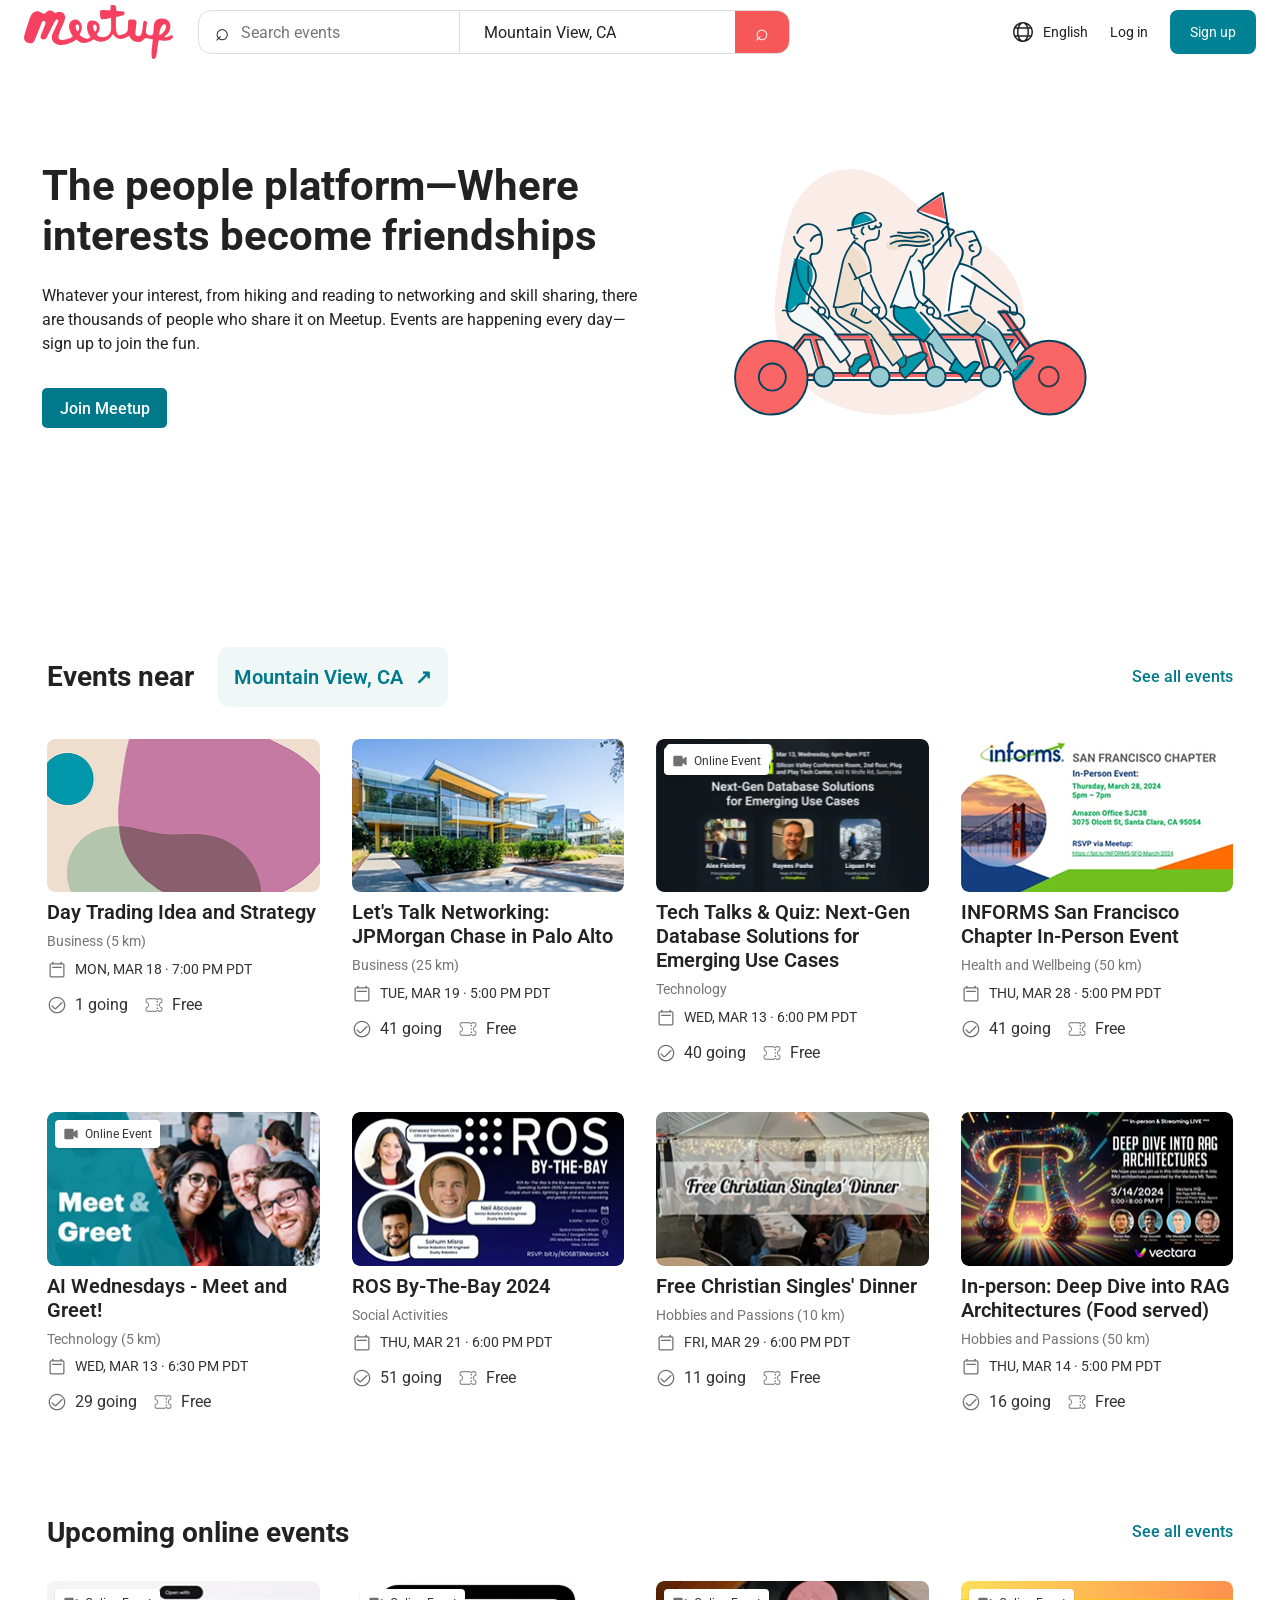
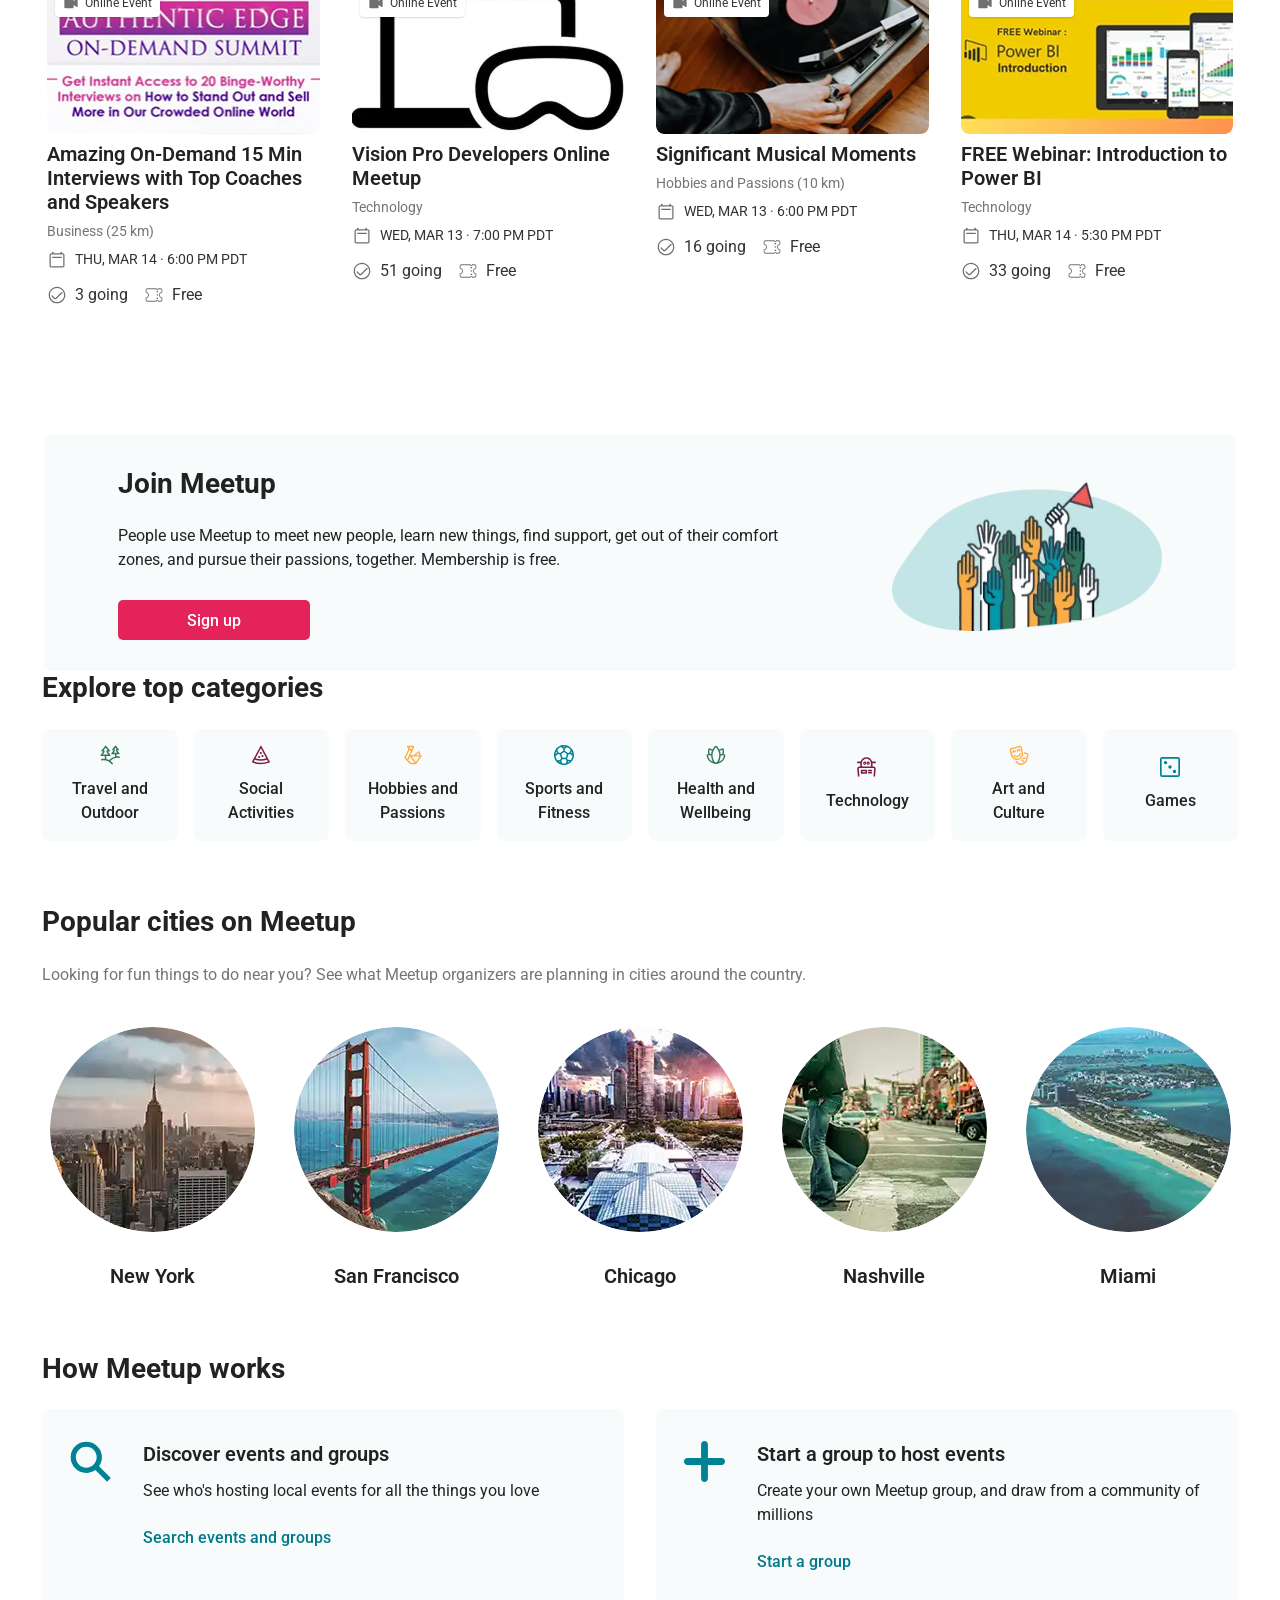
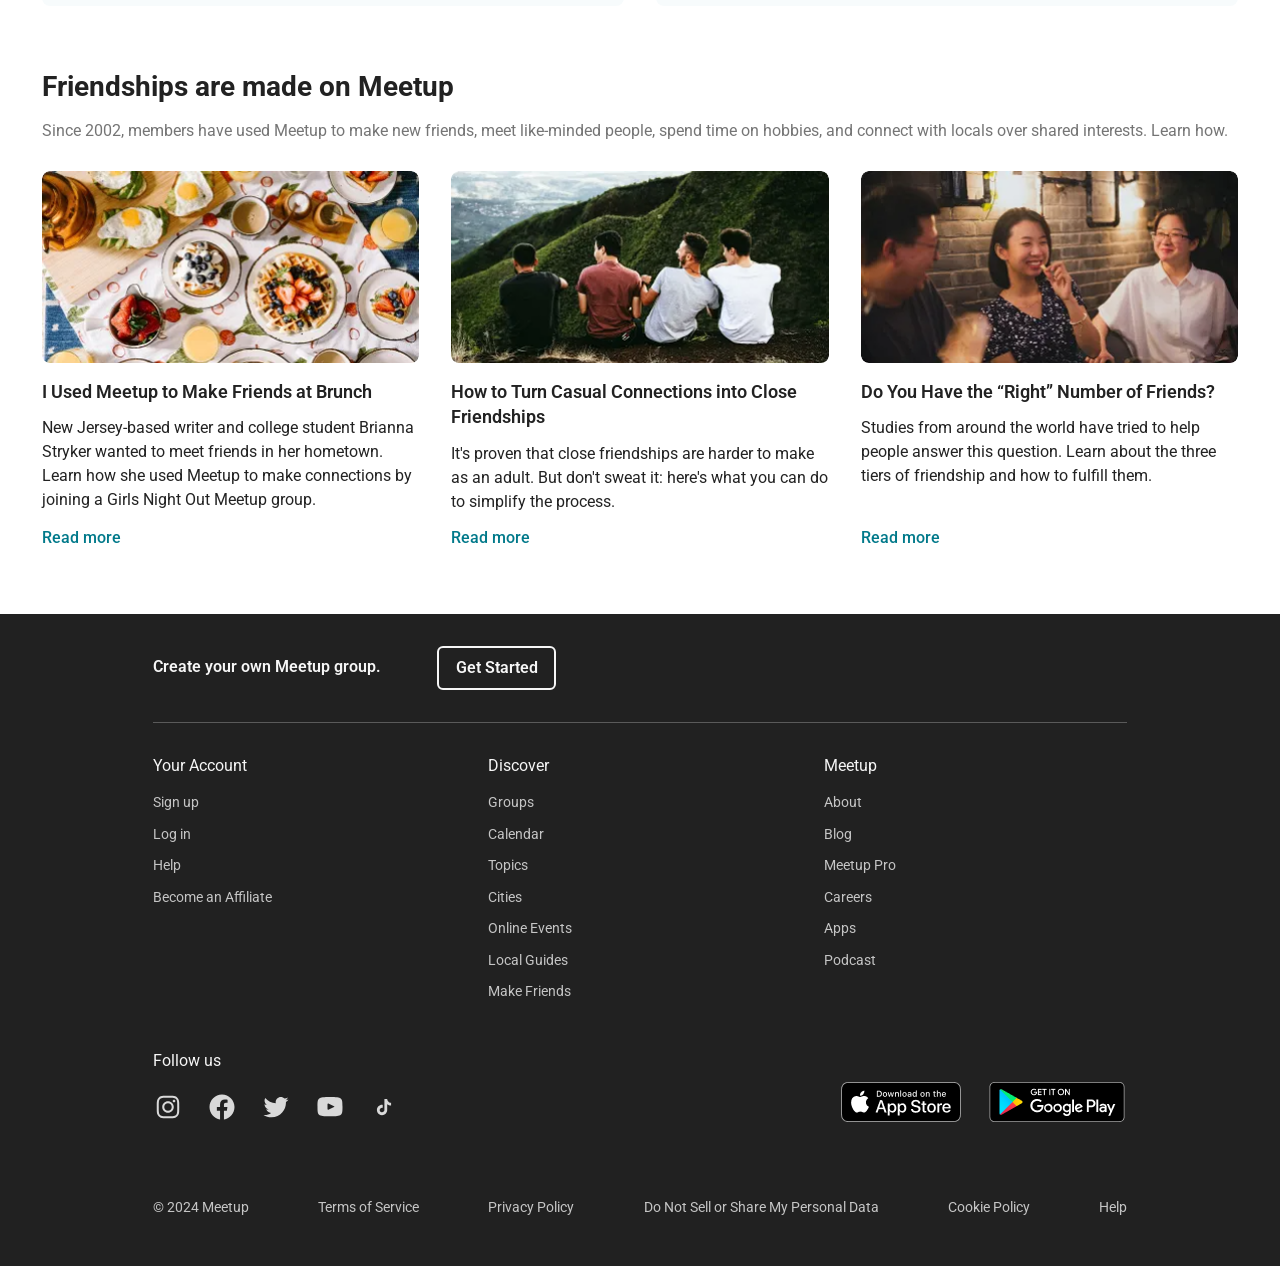
<file: index.html>
<!doctype html>
<html lang="en">
  <head>
    <meta charset="UTF-8" />
    <meta name="viewport" content="width=device-width, initial-scale=1.0" />

    <title>Meetup</title>

    <!-- Google Fonts -->
    <link rel="preconnect" href="https://fonts.googleapis.com" />
    <link rel="preconnect" href="https://fonts.gstatic.com" crossorigin />

    <link
      href="https://fonts.googleapis.com/css2?family=Roboto:wght@400;500;700&display=swap"
      rel="stylesheet"
    />

    <!-- CSS -->
    <link rel="stylesheet" href="./styles/style.css" />
  </head>

  <body>
    <!-- =====================================================
     HEADER
====================================================== -->

    <header class="header">
      <div class="container header__container">
        <!-- Logo -->
        <a href="./index.html" class="logo">
          <img src="./images/page1/Logo.svg" alt="Meetup" />
        </a>

        <!-- Search -->
        <div class="search">
          <div class="search__events">
            <span class="search__icon">⌕</span>
            <input type="text" placeholder="Search events" />
          </div>

          <div class="search__location">Mountain View, CA</div>

          <button class="search__button" type="button" aria-label="Search">
            ⌕
          </button>
        </div>

        <!-- Header actions -->
        <div class="header__actions">
          <button class="header__language" type="button">
            <img src="./images/icons/World.svg" alt="" class="header__globe" />
            <span>English</span>
          </button>

          <button class="login" type="button">Log in</button>

          <a href="./events.html" class="signup">Sign up</a>
        </div>
      </div>
    </header>
    <!-- =====================================================
         MAIN
    ====================================================== -->

    <main>
      <!-- =================================================
             HERO
        ================================================== -->

      <section class="hero">
        <div class="container hero__container">
          <div class="hero__content">
            <h1>The people platform—Where interests become friendships</h1>

            <p>
              Whatever your interest, from hiking and reading to networking and
              skill sharing, there are thousands of people who share it on
              Meetup. Events are happening every day—sign up to join the fun.
            </p>

            <a href="./events.html" class="hero__button"> Join Meetup </a>
          </div>

          <div class="hero__image">
            <img
              src="./images/page1/irl_event.svg.svg"
              alt="People riding together"
            />
          </div>
        </div>
      </section>

      <!-- =================================================
     EVENTS NEAR
================================================== -->

      <section class="events-section">
        <div class="section-header">
          <div class="section-header__left">
            <h2>Events near</h2>

            <button class="location-button" type="button">
              Mountain View, CA
              <span>↗</span>
            </button>
          </div>

          <a href="./events.html" class="see-all">See all events</a>
        </div>

        <div class="events-grid">
          
          <!-- EVENT 1 -->
          <article class="event-card">
            <div class="event-card__image-wrapper">
              <img
                src="./images/page1/Link (1).png"
                alt="Day Trading Idea and Strategy"
                class="event-card__image"
              />
            </div>

            <h3>Day Trading Idea and Strategy</h3>
            <p class="event-card__category">Business (5 km)</p>

            <p class="event-card__date">
              <img
                src="./images/icons/Kalender.svg"
                alt=""
                class="event-icon"
              />
              MON, MAR 18 · 7:00 PM PDT
            </p>

            <div class="event-card__info">
              <span
                ><img
                  src="./images/icons/Done.svg"
                  alt=""
                  class="event-icon"
                />1 going</span
              >
              <span
                ><img
                  src="./images/icons/Ticket.svg"
                  alt=""
                  class="event-icon"
                />Free</span
              >
            </div>
          </article>

          <!-- EVENT 2 -->
          <article class="event-card">
            <div class="event-card__image-wrapper">
              <img
                src="./images/page1/Link (2).png"
                alt="Let's Talk Networking"
                class="event-card__image"
              />
            </div>

            <h3>Let's Talk Networking: JPMorgan Chase in Palo Alto</h3>
            <p class="event-card__category">Business (25 km)</p>

            <p class="event-card__date">
              <img
                src="./images/icons/Kalender.svg"
                alt=""
                class="event-icon"
              />
              TUE, MAR 19 · 5:00 PM PDT
            </p>

            <div class="event-card__info">
              <span
                ><img
                  src="./images/icons/Done.svg"
                  alt=""
                  class="event-icon"
                />41 going</span
              >
              <span
                ><img
                  src="./images/icons/Ticket.svg"
                  alt=""
                  class="event-icon"
                />Free</span
              >
            </div>
          </article>

          <!-- EVENT 3 — ONLINE -->
          <article class="event-card">
            <div class="event-card__image-wrapper">
              <img
                src="./images/page1/Link (3).png"
                alt="Tech Talks and Quiz"
                class="event-card__image"
              />

              <span class="online-badge">
                <img src="./images/icons/Kamera.svg" alt="" />
                Online Event
              </span>
            </div>

            <h3>
              Tech Talks &amp; Quiz: Next-Gen Database Solutions for Emerging
              Use Cases
            </h3>
            <p class="event-card__category">Technology</p>

            <p class="event-card__date">
              <img
                src="./images/icons/Kalender.svg"
                alt=""
                class="event-icon"
              />
              WED, MAR 13 · 6:00 PM PDT
            </p>

            <div class="event-card__info">
              <span
                ><img
                  src="./images/icons/Done.svg"
                  alt=""
                  class="event-icon"
                />40 going</span
              >
              <span
                ><img
                  src="./images/icons/Ticket.svg"
                  alt=""
                  class="event-icon"
                />Free</span
              >
            </div>
          </article>

          <!-- EVENT 4 -->
          <article class="event-card">
            <div class="event-card__image-wrapper">
              <img
                src="./images/page1/Link (4).png"
                alt="INFORMS San Francisco Chapter"
                class="event-card__image"
              />
            </div>

            <h3>INFORMS San Francisco Chapter In-Person Event</h3>
            <p class="event-card__category">Health and Wellbeing (50 km)</p>

            <p class="event-card__date">
              <img
                src="./images/icons/Kalender.svg"
                alt=""
                class="event-icon"
              />
              THU, MAR 28 · 5:00 PM PDT
            </p>

            <div class="event-card__info">
              <span
                ><img
                  src="./images/icons/Done.svg"
                  alt=""
                  class="event-icon"
                />41 going</span
              >
              <span
                ><img
                  src="./images/icons/Ticket.svg"
                  alt=""
                  class="event-icon"
                />Free</span
              >
            </div>
          </article>

          <!-- EVENT 5 — ONLINE -->
          <article class="event-card">
            <div class="event-card__image-wrapper">
              <img
                src="./images/page1/Link (5).png"
                alt="AI Wednesdays - Meet and Greet"
                class="event-card__image"
              />

              <span class="online-badge">
                <img src="./images/icons/Kamera.svg" alt="" />
                Online Event
              </span>
            </div>

            <h3>AI Wednesdays - Meet and Greet!</h3>
            <p class="event-card__category">Technology (5 km)</p>

            <p class="event-card__date">
              <img
                src="./images/icons/Kalender.svg"
                alt=""
                class="event-icon"
              />
              WED, MAR 13 · 6:30 PM PDT
            </p>

            <div class="event-card__info">
              <span
                ><img
                  src="./images/icons/Done.svg"
                  alt=""
                  class="event-icon"
                />29 going</span
              >
              <span
                ><img
                  src="./images/icons/Ticket.svg"
                  alt=""
                  class="event-icon"
                />Free</span
              >
            </div>
          </article>

          <!-- EVENT 6 -->
          <article class="event-card">
            <div class="event-card__image-wrapper">
              <img
                src="./images/page1/Link (6).png"
                alt="ROS By-The-Bay 2024"
                class="event-card__image"
              />
            </div>

            <h3>ROS By-The-Bay 2024</h3>
            <p class="event-card__category">Social Activities</p>

            <p class="event-card__date">
              <img
                src="./images/icons/Kalender.svg"
                alt=""
                class="event-icon"
              />
              THU, MAR 21 · 6:00 PM PDT
            </p>

            <div class="event-card__info">
              <span
                ><img
                  src="./images/icons/Done.svg"
                  alt=""
                  class="event-icon"
                />51 going</span
              >
              <span
                ><img
                  src="./images/icons/Ticket.svg"
                  alt=""
                  class="event-icon"
                />Free</span
              >
            </div>
          </article>

          <!-- EVENT 7 -->
          <article class="event-card">
            <div class="event-card__image-wrapper">
              <img
                src="./images/page1/Link (7).png"
                alt="Free Christian Singles Dinner"
                class="event-card__image"
              />
            </div>

            <h3>Free Christian Singles' Dinner</h3>
            <p class="event-card__category">Hobbies and Passions (10 km)</p>

            <p class="event-card__date">
              <img
                src="./images/icons/Kalender.svg"
                alt=""
                class="event-icon"
              />
              FRI, MAR 29 · 6:00 PM PDT
            </p>

            <div class="event-card__info">
              <span
                ><img
                  src="./images/icons/Done.svg"
                  alt=""
                  class="event-icon"
                />11 going</span
              >
              <span
                ><img
                  src="./images/icons/Ticket.svg"
                  alt=""
                  class="event-icon"
                />Free</span
              >
            </div>
          </article>

          <!-- EVENT 8 -->
          <article class="event-card">
            <div class="event-card__image-wrapper">
              <img
                src="./images/page1/Link (8).png"
                alt="Deep Dive into RAG Architectures"
                class="event-card__image"
              />
            </div>

            <h3>In-person: Deep Dive into RAG Architectures (Food served)</h3>
            <p class="event-card__category">Hobbies and Passions (50 km)</p>

            <p class="event-card__date">
              <img
                src="./images/icons/Kalender.svg"
                alt=""
                class="event-icon"
              />
              THU, MAR 14 · 5:00 PM PDT
            </p>

            <div class="event-card__info">
              <span
                ><img
                  src="./images/icons/Done.svg"
                  alt=""
                  class="event-icon"
                />16 going</span
              >
              <span
                ><img
                  src="./images/icons/Ticket.svg"
                  alt=""
                  class="event-icon"
                />Free</span
              >
            </div>
          </article>
        </div>
      </section>

      <!-- =================================================
     UPCOMING ONLINE EVENTS
================================================== -->

      <section class="events-section online-events-section">
        <div class="section-header">
          <h2>Upcoming online events</h2>
          <a href="./events.html" class="see-all">See all events</a>
        </div>

        <div class="events-grid">
          <!-- ONLINE 1 -->
          <article class="event-card">
            <div class="event-card__image-wrapper">
              <img
                src="./images/page1/Link (9).png"
                alt="Amazing On-Demand Interviews"
                class="event-card__image"
              />

              <span class="online-badge">
                <img src="./images/icons/Kamera.svg" alt="" />
                Online Event
              </span>
            </div>

            <h3>
              Amazing On-Demand 15 Min Interviews with Top Coaches and Speakers
            </h3>
            <p class="event-card__category">Business (25 km)</p>

            <p class="event-card__date">
              <img
                src="./images/icons/Kalender.svg"
                alt=""
                class="event-icon"
              />
              THU, MAR 14 · 6:00 PM PDT
            </p>

            <div class="event-card__info">
              <span
                ><img
                  src="./images/icons/Done.svg"
                  alt=""
                  class="event-icon"
                />3 going</span
              >
              <span
                ><img
                  src="./images/icons/Ticket.svg"
                  alt=""
                  class="event-icon"
                />Free</span
              >
            </div>
          </article>

          <!-- ONLINE 2 -->
          <article class="event-card">
            <div class="event-card__image-wrapper">
              <img
                src="./images/page1/Link (10).png"
                alt="Vision Pro Developers Online Meetup"
                class="event-card__image"
              />

              <span class="online-badge">
                <img src="./images/icons/Kamera.svg" alt="" />
                Online Event
              </span>
            </div>

            <h3>Vision Pro Developers Online Meetup</h3>
            <p class="event-card__category">Technology</p>

            <p class="event-card__date">
              <img
                src="./images/icons/Kalender.svg"
                alt=""
                class="event-icon"
              />
              WED, MAR 13 · 7:00 PM PDT
            </p>

            <div class="event-card__info">
              <span
                ><img
                  src="./images/icons/Done.svg"
                  alt=""
                  class="event-icon"
                />51 going</span
              >
              <span
                ><img
                  src="./images/icons/Ticket.svg"
                  alt=""
                  class="event-icon"
                />Free</span
              >
            </div>
          </article>

          <!-- ONLINE 3 -->
          <article class="event-card">
            <div class="event-card__image-wrapper">
              <img
                src="./images/page1/Link (11).png"
                alt="Significant Musical Moments"
                class="event-card__image"
              />

              <span class="online-badge">
                <img src="./images/icons/Kamera.svg" alt="" />
                Online Event
              </span>
            </div>

            <h3>Significant Musical Moments</h3>
            <p class="event-card__category">Hobbies and Passions (10 km)</p>

            <p class="event-card__date">
              <img
                src="./images/icons/Kalender.svg"
                alt=""
                class="event-icon"
              />
              WED, MAR 13 · 6:00 PM PDT
            </p>

            <div class="event-card__info">
              <span
                ><img
                  src="./images/icons/Done.svg"
                  alt=""
                  class="event-icon"
                />16 going</span
              >
              <span
                ><img
                  src="./images/icons/Ticket.svg"
                  alt=""
                  class="event-icon"
                />Free</span
              >
            </div>
          </article>

          <!-- ONLINE 4 -->
          <article class="event-card">
            <div class="event-card__image-wrapper">
              <img
                src="./images/page1/Link (12).png"
                alt="Introduction to Power BI"
                class="event-card__image"
              />

              <span class="online-badge">
                <img src="./images/icons/Kamera.svg" alt="" />
                Online Event
              </span>
            </div>

            <h3>FREE Webinar: Introduction to Power BI</h3>
            <p class="event-card__category">Technology</p>

            <p class="event-card__date">
              <img
                src="./images/icons/Kalender.svg"
                alt=""
                class="event-icon"
              />
              THU, MAR 14 · 5:30 PM PDT
            </p>

            <div class="event-card__info">
              <span
                ><img
                  src="./images/icons/Done.svg"
                  alt=""
                  class="event-icon"
                />33 going</span
              >
              <span
                ><img
                  src="./images/icons/Ticket.svg"
                  alt=""
                  class="event-icon"
                />Free</span
              >
            </div>
          </article>
        </div>
      </section>

      <!-- =================================================
             JOIN MEETUP
        ================================================== -->

      <section class="join-section">
        <div class="join-section__content">
          <div class="join-section__text">
            <h2>Join Meetup</h2>

            <p>
              People use Meetup to meet new people, learn new things, find
              support, get out of their comfort zones, and pursue their
              passions, together. Membership is free.
            </p>

            <a href="./events.html" class="join-section__button"> Sign up </a>
          </div>

          <div class="join-section__image">
            <img
              src="./images/page1/Hands.svg"
              alt="People raising their hands"
            />
          </div>
        </div>
      </section>

      <!-- =================================================
             EXPLORE TOP CATEGORIES
        ================================================== -->

      <section class="categories-section">
        <h2>Explore top categories</h2>

        <div class="categories-grid">
          <div class="category-card">
            <img src="./images/icons/travel_and_outdoor.svg.svg" alt="" />

            <span>
              Travel and<br />
              Outdoor
            </span>
          </div>

          <div class="category-card">
            <img src="./images/icons/social_activities.svg.svg" alt="" />

            <span>
              Social<br />
              Activities
            </span>
          </div>

          <div class="category-card">
            <img src="./images/icons/hobbies_and_passions.svg.svg" alt="" />

            <span>
              Hobbies and<br />
              Passions
            </span>
          </div>

          <div class="category-card">
            <img src="./images/icons/sports_and_fitness.svg.svg" alt="" />

            <span>
              Sports and<br />
              Fitness
            </span>
          </div>

          <div class="category-card">
            <img src="./images/icons/health_and_wellness.svg.svg" alt="" />

            <span>
              Health and<br />
              Wellbeing
            </span>
          </div>

          <div class="category-card">
            <img src="./images/icons/technology.svg.svg" alt="" />

            <span> Technology </span>
          </div>

          <div class="category-card">
            <img src="./images/icons/art_and_culture.svg.svg" alt="" />

            <span>
              Art and<br />
              Culture
            </span>
          </div>

          <div class="category-card">
            <img src="./images/icons/games.svg.svg" alt="" />

            <span> Games </span>
          </div>
        </div>
      </section>

      <!-- =================================================
             POPULAR CITIES
        ================================================== -->

      <section class="cities-section">
        <h2>Popular cities on Meetup</h2>

        <p class="cities-section__description">
          Looking for fun things to do near you? See what Meetup organizers are
          planning in cities around the country.
        </p>

        <div class="cities-grid">
          <div class="city-card">
            <img src="./images/page1/new_york.webp.png" alt="New York" />

            <h3>New York</h3>
          </div>

          <div class="city-card">
            <img
              src="./images/page1/san_francisco.webp.png"
              alt="San Francisco"
            />

            <h3>San Francisco</h3>
          </div>

          <div class="city-card">
            <img src="./images/page1/chicago.webp.png" alt="Chicago" />

            <h3>Chicago</h3>
          </div>

          <div class="city-card">
            <img src="./images/page1/nashville.webp.png" alt="Nashville" />

            <h3>Nashville</h3>
          </div>

          <div class="city-card">
            <img src="./images/page1/miami.webp.png" alt="Miami" />

            <h3>Miami</h3>
          </div>
        </div>
      </section>

      <!-- =================================================
             HOW MEETUP WORKS
        ================================================== -->

      <section class="how-section">
        <h2>How Meetup works</h2>

        <div class="how-grid">
          <article class="how-card">
            <div class="how-card__icon">
              <img src="./images/icons/search.svg.svg" alt="" />
            </div>

            <div class="how-card__content">
              <h3>Discover events and groups</h3>

              <p>See who's hosting local events for all the things you love</p>

              <a href="./events.html"> Search events and groups </a>
            </div>
          </article>

          <article class="how-card">
            <div class="how-card__icon">
              <img src="./images/icons/plus.svg.svg" alt="" />
            </div>

            <div class="how-card__content">
              <h3>Start a group to host events</h3>

              <p>
                Create your own Meetup group, and draw from a community of
                millions
              </p>

              <a href="#"> Start a group </a>
            </div>
          </article>
        </div>
      </section>

      <!-- =================================================
             FRIENDSHIPS
        ================================================== -->

      <section class="friendships-section">
        <h2>Friendships are made on Meetup</h2>

        <p class="friendships-description">
          Since 2002, members have used Meetup to make new friends, meet
          like-minded people, spend time on hobbies, and connect with locals
          over shared interests. Learn how.
        </p>

        <div class="friendships-grid">
          <article class="friendship-card">
            <img
              src="./images/page1/first_article.webp.png"
              alt="Friends enjoying brunch"
            />

            <h3>I Used Meetup to Make Friends at Brunch</h3>

            <p>
              New Jersey-based writer and college student Brianna Stryker wanted
              to meet friends in her hometown. Learn how she used Meetup to make
              connections by joining a Girls Night Out Meetup group.
            </p>

            <a href="#"> Read more </a>
          </article>

          <article class="friendship-card">
            <img
              src="./images/page1/second_article.webp.png"
              alt="People spending time together"
            />

            <h3>How to Turn Casual Connections into Close Friendships</h3>

            <p>
              It's proven that close friendships are harder to make as an adult.
              But don't sweat it: here's what you can do to simplify the
              process.
            </p>

            <a href="#"> Read more </a>
          </article>

          <article class="friendship-card">
            <img
              src="./images/page1/third_article.webp.png"
              alt="Friends talking together"
            />

            <h3>Do You Have the “Right” Number of Friends?</h3>

            <p>
              Studies from around the world have tried to help people answer
              this question. Learn about the three tiers of friendship and how
              to fulfill them.
            </p>

            <a href="#"> Read more </a>
          </article>
        </div>
      </section>
    </main>

    <!-- =====================================================
         FOOTER
    ====================================================== -->

    <footer class="footer">
      <div class="container footer__container">
        <!-- Footer top -->

        <div class="footer__top">
          <span> Create your own Meetup group. </span>

          <a href="#" class="footer__button"> Get Started </a>
        </div>

        <div class="footer__line"></div>

        <!-- Footer columns -->

        <div class="footer__columns">
          <div class="footer__column">
            <h3>Your Account</h3>

            <a href="#"> Sign up </a>

            <a href="#"> Log in </a>

            <a href="#"> Help </a>

            <a href="#"> Become an Affiliate </a>
          </div>

          <div class="footer__column">
            <h3>Discover</h3>

            <a href="#"> Groups </a>

            <a href="#"> Calendar </a>

            <a href="#"> Topics </a>

            <a href="#"> Cities </a>

            <a href="#"> Online Events </a>

            <a href="#"> Local Guides </a>

            <a href="#"> Make Friends </a>
          </div>

          <div class="footer__column">
            <h3>Meetup</h3>

            <a href="#"> About </a>

            <a href="#"> Blog </a>

            <a href="#"> Meetup Pro </a>

            <a href="#"> Careers </a>

            <a href="#"> Apps </a>

            <a href="#"> Podcast </a>
          </div>
        </div>

        <!-- Footer social and apps -->

        <div class="footer__middle">
          <div class="footer__social">
            <span> Follow us </span>

            <div class="footer__social-icons">
              <a href="#">
                <img
                  src="./images/icons/Link - Instagram.svg"
                  alt="Instagram"
                />
              </a>

              <a href="#">
                <img
                  src="./images/icons/Link - Meetup on Facebook.svg"
                  alt="Facebook"
                />
              </a>

              <a href="#">
                <img
                  src="./images/icons/Link - Meetup on Twitter.svg"
                  alt="Twitter"
                />
              </a>

              <a href="#">
                <img
                  src="./images/icons/Link - Meetup on YouTube.svg"
                  alt="YouTube"
                />
              </a>

              <a href="#">
                <img src="./images/icons/Link - TikTok.svg" alt="TikTok" />
              </a>
            </div>
          </div>

          <div class="footer__apps">
            <a href="#" aria-label="Google Play">
              <img
                src="./images/page1/download_en-US.svg fill.png"
                alt="Get it on Google Play"
              />
            </a>

            <a href="#" aria-label="App Store">
              <img
                src="./images/page1/Link - Download app from Google Play → download_en-US.svg.png"
                alt="Download on the App Store"
              />
            </a>
          </div>
        </div>

        <!-- Footer legal -->

        <div class="footer__legal">
          <span> © 2024 Meetup </span>

          <a href="#"> Terms of Service </a>

          <a href="#"> Privacy Policy </a>

          <a href="#"> Do Not Sell or Share My Personal Data </a>

          <a href="#"> Cookie Policy </a>

          <a href="#"> Help </a>
        </div>
      </div>
    </footer>

    <!-- JavaScript -->

    <script src="./scripts/script.js"></script>
  </body>
</html>
</file>
<file: styles/style.css>
/* =========================================================
   RESET
========================================================= */

* {
  margin: 0;
  padding: 0;
  box-sizing: border-box;
}

html {
  scroll-behavior: smooth;
  max-width: 100%;
  overflow-x: clip;
}

body {
  width: 100%;
  max-width: 100%;
  overflow-x: clip;
  font-family: "Roboto", sans-serif;

  color: #222222;

  background-color: #ffffff;
}

a {
  color: inherit;
  text-decoration: none;
}

button,
input {
  font-family: inherit;
}

button {
  border: none;
  background: none;
  cursor: pointer;
}

img {
  max-width: 100%;
}

/* =========================================================
   VARIABLES
========================================================= */

:root {
  --container-width: 1196px;

  --meetup-red: #f64060;

  --meetup-teal: #00798a;

  --light-blue: #f2f8f9;

  --text-dark: #222222;

  --text-gray: #666666;

  --border: #dddddd;

  --container-padding: 24px;
}

/* =========================================================
   GLOBAL CONTAINER
========================================================= */

.container {
  width: min(var(--container-width), calc(100% - 48px));
  margin: 0 auto;
}

/* =====================================================
   HEADER
===================================================== */

.header {
  width: 100%;
  min-height: 64px;
  background: #ffffff;
  border-bottom: none;
}

.header__container {
  width: min(1412px, calc(100% - 48px));
  max-width: 1412px;
  min-height: 64px;
  margin: 0 auto;

  display: flex;
  align-items: center;
  gap: 0;
}
/* LOGO */

.logo {
  display: flex;
  align-items: center;
  flex-shrink: 0;
  margin-right: 24px;
}

.logo img {
  display: block;
  width: 150px;
  height: auto;
  object-fit: contain;
}

/* SEARCH */

.search {
  display: flex;
  align-items: stretch;

  flex: 1 1 592px;
  width: auto;
  max-width: 592px;
  min-width: 0;
  height: 44px;
  margin-right: auto;

  border: 1px solid #dddddd;
  border-radius: 13px;
  overflow: hidden;

  background: #ffffff;
}

/* Search input */

.search__events {
  display: flex;
  align-items: center;

  flex: 1;
  min-width: 0;
  padding: 0 16px;
  gap: 12px;
}

.search__icon {
  flex-shrink: 0;
  font-size: 24px;
  line-height: 1;
}

.search__events input {
  width: 100%;
  min-width: 0;
  height: 100%;

  padding: 0;
  border: none;
  outline: none;

  font-family: inherit;
  font-size: 16px;
  color: #222222;
  background: transparent;
}

.search__events input::placeholder {
  color: #777777;
}

/* Location */

.search__location {
  display: flex;
  align-items: center;

  flex: 1;
  min-width: 0;
  padding: 0 24px;

  border-left: 1px solid #dddddd;

  font-size: 16px;
  white-space: nowrap;
}

/* Pink search button */

.search__button {
  display: flex;
  align-items: center;
  justify-content: center;

  flex: 0 0 54px;
  width: 54px;
  height: 100%;

  padding: 0;
  border: none;
  border-radius: 0;

  background-color: #f65858;
  color: #ffffff;

  font-size: 23px;
  cursor: pointer;
}

/* HEADER ACTIONS */

.header__actions {
  display: flex;
  align-items: center;
  justify-content: flex-end;

  gap: 22px;
  flex-shrink: 0;
}

/* Language */

.header__language {
  display: flex;
  align-items: center;
  gap: 8px;

  padding: 0;
  border: none;

  background: transparent;
  color: #222222;

  font-family: inherit;
  font-size: 14px;
  white-space: nowrap;
  cursor: pointer;
}

.header__globe {
  display: block;
  width: 24px;
  height: 24px;
  object-fit: contain;
}

/* Login */

.login {
  padding: 0;
  border: none;

  background: transparent;
  color: #222222;

  font-family: inherit;
  font-size: 14px;
  white-space: nowrap;
  cursor: pointer;
}

/* Sign up */

.signup {
  display: flex;
  align-items: center;
  justify-content: center;

  min-height: 44px;
  padding: 0 20px;

  border: none;
  border-radius: 8px;

  background-color: #008294;
  color: #ffffff;

  font-family: inherit;
  font-size: 14px;
  text-decoration: none;
  white-space: nowrap;
}

/* HOVER */

.search__button:hover {
  background-color: #e74757;
}

.signup:hover {
  background-color: #006d7c;
}

/* RESPONSIVE */

/* =========================================================
   HERO
========================================================= */

.hero {
  width: 100%;
}

.hero__container {
  width: min(1196px, calc(100% - 48px));
  min-height: 461px;
  margin: 0 auto;

  display: flex;
  align-items: center;
  justify-content: flex-start;
  gap: 54px;

  position: relative;
}

.hero__content {
  flex: 0 0 609px;
  width: 609px;
  min-width: 0;
}

.hero__content h1 {
  width: 100%;
  max-width: 609px;

  margin: 0 0 24px;

  font-size: 42px;
  line-height: 1.18;
  font-weight: 700;
}

.hero__content p {
  width: 609px;
  max-width: 100%;

  margin: 0 0 32px;

  font-size: 16px;
  line-height: 24px;
  font-weight: 400;
}

.hero__button {
  width: 125px;
  height: 40px;
  padding: 0;

  display: flex;
  align-items: center;
  justify-content: center;

  color: #ffffff;
  background-color: var(--meetup-teal);

  border: none;
  border-radius: 5px;

  font-size: 16px;
  font-weight: 500;
  text-decoration: none;

  cursor: pointer;
  box-sizing: border-box;
}

.hero__image {
  flex: 0 0 390px;
  width: 390px;

  display: flex;
  align-items: center;
  justify-content: center;
}

.hero__image img {
  display: block;
  width: 390px;
  max-width: 100%;
  height: auto;
  object-fit: contain;
}
/* =========================================================
   COMMON SECTION HEADER
========================================================= */

.section-header {
  display: flex;
  align-items: center;
  justify-content: space-between;

  margin-bottom: 10px;
}

.section-header__left {
  display: flex;
  align-items: center;

  gap: 10px;
}

.section-header h2,
.section-header__left h2 {
  font-size: 17px;

  line-height: 1.2;

  font-weight: 700;
}

.location-button {
  height: 27px;

  display: flex;
  align-items: center;

  gap: 8px;

  padding: 0 9px;

  color: var(--meetup-teal);

  background-color: #f2f8f9;

  border-radius: 4px;

  font-size: 9px;

  font-weight: 500;
}

.see-all {
  color: var(--meetup-teal);

  font-size: 9px;

  font-weight: 500;
}

/* =========================================================
   EVENTS
========================================================= */

.events-section {
  width: calc(100% - 48px);
  max-width: 1186px;
  margin: 0 auto;
  padding-top: 122px;
}

/* Заголовок секции */

.section-header {
  display: flex;
  align-items: center;
  justify-content: space-between;
  margin-bottom: 32px;
}

.section-header__left {
  display: flex;
  align-items: center;
  gap: 24px;
}

.section-header h2 {
  margin: 0;
  font-size: 28px;
  line-height: 1.2;
  font-weight: 700;
}

.location-button {
  display: inline-flex;
  align-items: center;
  justify-content: center;
  gap: 12px;
  min-height: 60px;
  padding: 0 16px;
  border: none;
  border-radius: 10px;
  background: #f0f7f7;
  color: var(--meetup-teal);
  font-family: inherit;
  font-size: 20px;
  font-weight: 600;
  white-space: nowrap;
  cursor: pointer;
}

.see-all {
  color: var(--meetup-teal);
  font-size: 16px;
  line-height: 1.4;
  text-decoration: none;
  white-space: nowrap;
}

.see-all:hover {
  text-decoration: underline;
}

/* Сетка карточек */

.events-grid {
  display: grid;
  grid-template-columns: repeat(4, minmax(0, 1fr));
  justify-content: stretch;
  gap: 48px 32px;
}

/* Карточка */

.event-card {
  min-width: 0;
}

/* Изображение карточки */

.event-card__image-wrapper {
  position: relative;
  width: 100%;
  aspect-ratio: 272 / 153;
  overflow: hidden;
  border-radius: 8px;
}

.event-card__image {
  display: block;
  width: 100%;
  height: 100%;
  object-fit: cover;
}

/* Название события */

.event-card h3 {
  margin: 8px 0 0;
  font-size: 20px;
  line-height: 1.2;
  font-weight: 600;
  overflow-wrap: break-word;
}

/* Категория и расстояние */

.event-card__category {
  margin: 8px 0 0;
  color: #757575;
  font-size: 14px;
  line-height: 1.4;
}

/* Дата события */

.event-card__date {
  display: flex;
  align-items: center;
  gap: 8px;
  margin: 8px 0 0;
  color: #333333;
  font-size: 14px;
  line-height: 1.4;
}

/* Информация об участниках и стоимости */

.event-card__info {
  display: flex;
  align-items: center;
  flex-wrap: wrap;
  gap: 16px;
  margin-top: 14px;
  color: #333333;
  font-size: 16px;
  line-height: 1.4;
}

.event-card__info span {
  display: inline-flex;
  align-items: center;
  gap: 8px;
}

/* Иконки событий */
.event-icon {
  display: inline-block;
  width: 20px;
  height: 20px;
  flex-shrink: 0;
  object-fit: contain;
}

/* Метка онлайн-события */

.online-badge {
  position: absolute;
  top: 8px;
  left: 8px;
  z-index: 2;
  display: inline-flex;
  align-items: center;
  gap: 6px;
  padding: 6px 8px;
  border-radius: 4px;
  background: #ffffff;
  color: #333333;
  font-size: 12px;
  line-height: 1.2;
  box-shadow: 0 1px 2px rgba(0, 0, 0, 0.15);
}

/* =========================================================
   RESPONSIVE
========================================================= */

/* =========================================================
   UPCOMING ONLINE EVENTS
========================================================= */

.online-events-section {
  padding-top: 102px;
  padding-bottom: 35px;
}

/* =====================================================
   JOIN MEETUP
===================================================== */

.join-section {
  width: min(1192px, calc(100% - 48px));
  margin: 0 auto;
  padding-top: 94px;
}

.join-section__content {
  width: 100%;
  min-height: 236px;
  display: flex;
  align-items: center;
  justify-content: space-between;
  padding: 24px 74px;
  background-color: rgba(151, 202, 209, 0.08);
  border-radius: 6px;
  box-sizing: border-box;
}

.join-section__text {
  width: 100%;
  max-width: 810px;
  flex: 1;
  min-width: 0;
}

.join-section__text h2 {
  margin: 0 0 24px;
  font-size: 28px;
  line-height: 1.2;
  font-weight: 700;
}

.join-section__text p {
  max-width: 810px;
  margin: 0 0 28px;
  font-size: 16px;
  line-height: 1.5;
}

.join-section__button {
  width: 192px;
  height: 40px;
  display: flex;
  align-items: center;
  justify-content: center;
  color: #ffffff;
  background-color: #e32359;
  border: none;
  border-radius: 5px;
  font-size: 16px;
  font-weight: 500;
  text-decoration: none;
  box-sizing: border-box;
  cursor: pointer;
}

.join-section__image {
  width: 270px;
  flex-shrink: 0;
  margin-left: 74px;
  display: flex;
  align-items: center;
  justify-content: center;
}

.join-section__image img {
  width: 100%;
  max-width: 270px;
  height: auto;
  display: block;
}

/* Адаптивность */

/* =========================================================
   EXPLORE TOP CATEGORIES
========================================================= */

.categories-section {
  width: min(1196px, calc(100% - 48px));
  margin: 0 auto;
  padding-top: 0;
  padding-bottom: 64px;
}

.categories-section h2 {
  margin: 0 0 24px;
  font-size: 28px;
  line-height: 1.2;
  font-weight: 700;
}

.categories-grid {
  display: grid;
  grid-template-columns: repeat(8, minmax(0, 1fr));
  gap: 16px;
}

.category-card {
  width: 100%;
  height: 112px;
  box-sizing: border-box;
  display: flex;
  flex-direction: column;
  align-items: center;
  justify-content: center;
  gap: 12px;
  padding: 12px 6px;
  background-color: rgba(151, 202, 209, 0.08);
  border-radius: 8px;
  text-align: center;
}

.category-card img {
  display: block;
  width: 20px;
  height: 20px;
  object-fit: contain;
  flex-shrink: 0;
}

.category-card span {
  font-size: 16px;
  line-height: 1.5;
  font-weight: 500;
}

/* =========================================================
   POPULAR CITIES
========================================================= */

.cities-section {
  width: min(1196px, calc(100% - 48px));
  margin: 0 auto;
  padding-bottom: 64px;
}
.cities-section h2 {
  margin: 0 0 24px;
  font-size: 28px;
  line-height: 1.2;
  font-weight: 700;
}

.cities-section__description {
  margin: 0 0 40px;
  color: #757575;
  font-size: 16px;
  line-height: 1.5;
  font-weight: 400;
}

.cities-grid {
  display: grid;
  grid-template-columns: repeat(5, minmax(0, 1fr));
  justify-content: stretch;
  gap: 24px;
}

.city-card {
  min-width: 0;
  display: flex;
  flex-direction: column;
  align-items: center;
  text-align: center;
}

.city-card img {
  display: block;
  width: 205px;
  max-width: 100%;
  height: auto;
  aspect-ratio: 1 / 1;
  border-radius: 50%;
  object-fit: cover;
}

.city-card h3 {
  margin: 32px 0 0;
  font-size: 20px;
  line-height: 1.2;
  font-weight: 600;
}

/* =========================================================
   HOW MEETUP WORKS
========================================================= */

.how-section {
  width: min(1196px, calc(100% - 48px));
  margin: 0 auto;
  padding-bottom: 64px;
}

.how-section h2 {
  margin: 0 0 24px;
  font-size: 28px;
  line-height: 1.2;
  font-weight: 700;
}

.how-grid {
  display: grid;
  grid-template-columns: repeat(2, minmax(0, 1fr));
  justify-content: stretch;
  gap: 32px;
}

.how-card {
  width: 100%;
  min-height: 180px;
  box-sizing: border-box;
  display: flex;
  align-items: flex-start;
  gap: 32px;
  padding: 32px 28px;
  background-color: rgba(151, 202, 209, 0.08);
  border-radius: 8px;
}

.how-card__icon {
  width: 41px;
  height: 41px;
  flex-shrink: 0;
  display: flex;
  align-items: center;
  justify-content: center;
}

.how-card__icon img {
  display: block;
  width: 41px;
  height: 41px;
  object-fit: contain;
}

.how-card__content {
  min-width: 0;
}

.how-card__content h3 {
  margin: 0 0 12px;
  font-size: 20px;
  line-height: 1.3;
  font-weight: 600;
}

.how-card__content p {
  margin: 0 0 24px;
  font-size: 16px;
  line-height: 1.5;
  font-weight: 400;
}

.how-card__content a {
  display: inline-block;
  color: var(--meetup-teal);
  font-size: 16px;
  line-height: 1.4;
  font-weight: 500;
  text-decoration: none;
}

.how-card__content a:hover {
  text-decoration: underline;
}

/* =========================================================
   FRIENDSHIPS
========================================================= */

.friendships-section {
  width: min(1196px, calc(100% - 48px));
  margin: 0 auto;
  padding-bottom: 64px;
}

.friendships-section h2 {
  margin: 0 0 16px;
  font-size: 28px;
  line-height: 1.2;
  font-weight: 700;
}

.friendships-description {
  margin: 0 0 28px;
  font-size: 16px;
  line-height: 1.5;
  font-weight: 400;
  color: #757575;
}

.friendships-grid {
  display: grid;
  grid-template-columns: repeat(3, minmax(0, 1fr));
  justify-content: stretch;
  gap: 32px;
}

.friendship-card {
  min-width: 0;
  display: flex;
  flex-direction: column;
  align-items: flex-start;
}

.friendship-card img {
  display: block;
  width: 100%;
  height: 192px;
  object-fit: cover;
  border-radius: 8px;
}

.friendship-card h3 {
  margin: 16px 0 12px;
  font-size: 18px;
  line-height: 1.4;
  font-weight: 600;
}

.friendship-card p {
  margin: 0 0 12px;
  font-size: 16px;
  line-height: 1.5;
  font-weight: 400;
}

.friendship-card a {
  display: inline-block;
  margin-top: auto;
  color: var(--meetup-teal);
  font-size: 16px;
  line-height: 1.5;
  font-weight: 500;
  text-decoration: none;
}

.friendship-card a:hover {
  text-decoration: underline;
}

/* =========================================================
   FOOTER
========================================================= */

.footer {
  width: 100%;
  padding: 32px 0 48px;
  box-sizing: border-box;
  background-color: #212121;
  color: #f6f6f6;
}

.footer__container {
  width: calc(100% - 48px);
  max-width: 974px;
  margin: 0 auto;
  box-sizing: border-box;
}

/* Верхняя строка */

.footer__top {
  display: flex;
  align-items: center;
  gap: 56px;
  padding-bottom: 32px;
}

.footer__top span {
  font-size: 16px;
  line-height: 1.4;
  font-weight: 600;
}

.footer__button {
  width: 119px;
  height: 44px;
  flex-shrink: 0;
  display: flex;
  align-items: center;
  justify-content: center;
  box-sizing: border-box;
  border: 2px solid #f6f6f6;
  border-radius: 6px;
  color: #f6f6f6;
  font-size: 16px;
  font-weight: 600;
  text-decoration: none;
}

.footer__button:hover {
  background-color: #f6f6f6;
  color: #212121;
}

.footer__line {
  width: 100%;
  height: 1px;
  background-color: #5a5a5a;
}

/* Три колонки */

.footer__columns {
  display: grid;
  grid-template-columns: repeat(3, minmax(0, 1fr));
  gap: 32px;
  margin-top: 32px;
}

.footer__column {
  display: flex;
  flex-direction: column;
  align-items: flex-start;
  gap: 12px;
}

.footer__column h3 {
  margin: 0 0 4px;
  font-size: 16px;
  line-height: 1.4;
  font-weight: 400;
}

.footer__column a {
  color: #c5c5c5;
  font-size: 14px;
  line-height: 1.4;
  text-decoration: none;
}

.footer__column a:hover {
  color: #ffffff;
  text-decoration: underline;
}

/* Социальные сети и магазины приложений */

.footer__middle {
  display: flex;
  align-items: flex-end;
  justify-content: space-between;
  gap: 32px;
  margin-top: 48px;
}

.footer__social {
  display: flex;
  flex-direction: column;
  gap: 20px;
}

.footer__social > span {
  font-size: 16px;
  line-height: 1.4;
}

.footer__social-icons {
  display: flex;
  align-items: center;
  gap: 24px;
}

.footer__social-icons a {
  width: 30px;
  height: 30px;
  flex-shrink: 0;
  display: flex;
  align-items: center;
  justify-content: center;
}

.footer__social-icons img {
  display: block;
  width: 30px;
  height: 30px;
  object-fit: contain;
}

.footer__apps {
  display: flex;
  align-items: center;
  gap: 16px;
}

.footer__apps a {
  width: 140px;
  height: 40px;
  flex-shrink: 0;
  display: block;
}

.footer__apps img {
  display: block;
  width: 140px;
  height: 40px;
  object-fit: contain;
}

/* Нижняя строка */

.footer__legal {
  display: flex;
  align-items: center;
  justify-content: space-between;
  gap: 16px;
  margin-top: 76px;
  white-space: nowrap;
}

.footer__legal span,
.footer__legal a {
  color: #c5c5c5;
  font-size: 14px;
  line-height: 1.4;
  font-weight: 400;
  text-decoration: none;
}

.footer__legal a:hover {
  color: #ffffff;
  text-decoration: underline;
}

/* =========================================================
   FOOTER — MOBILE
========================================================= */

/* =========================================================
   RESPONSIVE LAYOUT — MOBILE PHONES
========================================================= */

/* =====================================================
   RESPONSIVE LAYOUT — FIVE BREAKPOINTS
   1200 / 1024 / 768 / 480 / 360 px
===================================================== */

/* =====================================================
   RESPONSIVE LAYOUT — FIVE BREAKPOINTS
   1200 / 1024 / 768 / 480 / 360 px
===================================================== */

/* -----------------------------------------------------
   1. LAPTOPS — 1200px AND BELOW
----------------------------------------------------- */
@media (max-width: 1200px) {
  .header__container {
    width: calc(100% - 48px);
    gap: 0;
  }

  .logo {
    margin-right: 16px;
  }

  .logo img {
    width: clamp(110px, 12vw, 140px);
  }

  .search {
    flex: 1 1 420px;
    width: auto;
    max-width: 592px;
    min-width: 0;
  }

  .header__actions {
    gap: clamp(10px, 1.2vw, 18px);
  }

  .hero__container {
    width: min(1196px, calc(100% - 48px));
    gap: clamp(24px, 3vw, 40px);
  }

  .hero__content {
    flex: 1 1 0;
    width: auto;
    max-width: 609px;
  }

  .hero__content h1 {
    max-width: 100%;
    font-size: clamp(32px, 3.4vw, 42px);
    overflow-wrap: anywhere;
  }

  .hero__content p {
    width: 100%;
    max-width: 609px;
  }

  .hero__image {
    flex: 0 1 390px;
    width: min(390px, 33vw);
    min-width: 0;
  }

  .hero__image img {
    width: 100%;
    max-width: 100%;
  }

  .events-section,
  .categories-section,
  .cities-section,
  .how-section,
  .friendships-section {
    width: min(1196px, calc(100% - 48px));
    max-width: 100%;
  }

  .events-grid {
    grid-template-columns: repeat(3, minmax(0, 1fr));
    gap: 40px 24px;
  }

  .categories-grid {
    grid-template-columns: repeat(4, minmax(0, 1fr));
  }

  .cities-grid {
    grid-template-columns: repeat(3, minmax(0, 205px));
    justify-content: space-between;
    gap: 24px;
  }

  .how-grid {
    grid-template-columns: repeat(2, minmax(0, 1fr));
    gap: 24px;
  }

  .friendships-grid {
    grid-template-columns: repeat(2, minmax(0, 1fr));
    gap: 32px 24px;
  }

  .join-section {
    width: min(1192px, calc(100% - 48px));
    max-width: 100%;
  }
}

/* -----------------------------------------------------
   2. SMALL LAPTOPS / LANDSCAPE TABLETS — 1024px
----------------------------------------------------- */
@media (max-width: 1024px) {
  .header__container {
    width: calc(100% - 32px);
  }

  .logo {
    margin-right: 12px;
  }

  .logo img {
    width: 112px;
  }

  .search {
    flex: 1 1 260px;
    max-width: none;
  }

  .search__location {
    padding: 0 12px;
    font-size: 13px;
  }

  .search__events {
    padding: 0 12px;
    gap: 8px;
  }

  .header__actions {
    gap: 10px;
  }

  .header__globe {
    width: 20px;
    height: 20px;
  }

  .hero__container {
    width: calc(100% - 40px);
    gap: 24px;
  }

  .hero__content h1 {
    font-size: clamp(30px, 3.5vw, 36px);
  }

  .hero__image {
    width: min(330px, 32vw);
    flex-basis: min(330px, 32vw);
  }

  .events-grid {
    grid-template-columns: repeat(3, minmax(0, 1fr));
    gap: 36px 20px;
  }

  .cities-grid {
    grid-template-columns: repeat(3, minmax(0, 1fr));
    justify-content: stretch;
    gap: 24px;
  }

  .city-card img {
    width: min(205px, 100%);
  }

  .how-card {
    gap: 20px;
    padding: 28px 20px;
  }
}

/* -----------------------------------------------------
   3. TABLETS / MOBILE LAYOUT — 768px
----------------------------------------------------- */
@media (max-width: 768px) {
  html,
  body {
    width: 100%;
    max-width: 100%;
    overflow-x: clip;
  }

  .header__container {
    display: grid;
    grid-template-columns: minmax(0, 1fr) auto;
    grid-template-rows: auto auto;
    align-items: center;
    column-gap: 12px;
    row-gap: 12px;
    width: calc(100% - 32px);
    min-height: 0;
    margin: 0 auto;
    padding: 8px 0 12px;
  }

  .logo {
    grid-column: 1;
    grid-row: 1;
    width: 94px;
    min-width: 0;
    margin: 0;
  }

  .logo img {
    width: 94px;
    height: 34px;
    object-fit: contain;
  }

  .header__actions {
    grid-column: 2;
    grid-row: 1;
    display: flex;
    align-items: center;
    justify-content: flex-end;
    gap: 10px;
    min-width: 0;
    margin: 0;
  }

  .header__language {
    gap: 5px;
    font-size: 12px;
  }

  .header__globe {
    width: 17px;
    height: 17px;
  }

  .login {
    font-size: 12px;
  }

  .signup {
    min-width: 72px;
    min-height: 32px;
    height: 32px;
    padding: 0 8px;
    font-size: 12px;
  }

  .search {
    grid-column: 1 / -1;
    grid-row: 2;
    display: flex;
    flex: 0 0 auto;
    width: 100%;
    max-width: 100%;
    min-width: 0;
    height: 42px;
    margin: 0;
  }

  .search__events {
    flex: 1 1 auto;
    width: auto;
    min-width: 0;
    height: 42px;
    padding: 0 12px;
    gap: 8px;
  }

  .search__icon {
    font-size: 20px;
  }

  .search__events input {
    width: 100%;
    min-width: 0;
    font-size: 14px;
  }

  .search__location {
    display: none;
  }

  .search__button {
    flex: 0 0 42px;
    width: 42px;
    height: 42px;
    font-size: 20px;
  }

  .hero__container {
    display: flex;
    flex-direction: column;
    align-items: stretch;
    justify-content: flex-start;
    gap: 20px;
    width: calc(100% - 32px);
    min-height: 0;
    padding: 28px 0 32px;
  }

  .hero__content {
    flex: 0 1 auto;
    width: 100%;
    max-width: 100%;
    min-width: 0;
  }

  .hero__content h1 {
    width: 100%;
    max-width: 100%;
    margin-bottom: 16px;
    font-size: clamp(27px, 4.6vw, 34px);
    line-height: 1.15;
    overflow-wrap: anywhere;
  }

  .hero__content p {
    width: 100%;
    max-width: 100%;
    margin-bottom: 18px;
    font-size: 14px;
    line-height: 1.7;
    overflow-wrap: anywhere;
  }

  .hero__button {
    width: min(100%, 220px);
    height: 42px;
    font-size: 14px;
  }

  .hero__image {
    flex: 0 1 auto;
    width: min(390px, 100%);
    max-width: 100%;
    min-width: 0;
    margin: 0 auto;
  }

  .hero__image img {
    width: 100%;
    max-width: 100%;
    height: auto;
  }

  .events-section,
  .join-section,
  .categories-section,
  .cities-section,
  .how-section,
  .friendships-section {
    width: calc(100% - 32px);
    max-width: 100%;
    min-width: 0;
  }

  .events-section {
    padding-top: 32px;
  }

  .section-header {
    align-items: flex-start;
    flex-wrap: wrap;
    gap: 12px;
    margin-bottom: 20px;
  }

  .section-header__left {
    flex-wrap: wrap;
    align-items: flex-start;
    gap: 12px;
    min-width: 0;
  }

  .section-header h2,
  .section-header__left h2 {
    font-size: 24px;
  }

  .location-button {
    min-height: 40px;
    height: auto;
    max-width: 100%;
    padding: 0 12px;
    font-size: 14px;
    white-space: normal;
  }

  .see-all {
    font-size: 14px;
  }

  .events-grid {
    grid-template-columns: repeat(2, minmax(0, 1fr));
    gap: 32px 16px;
    width: 100%;
    min-width: 0;
  }

  .event-card {
    min-width: 0;
  }

  .event-card__image-wrapper {
    width: 100%;
    aspect-ratio: 272 / 153;
  }

  .event-card__image {
    width: 100%;
    height: 100%;
  }

  .event-card h3 {
    margin-top: 8px;
    font-size: 16px;
    line-height: 1.3;
    overflow-wrap: anywhere;
  }

  .event-card__category {
    margin-top: 8px;
    font-size: 12px;
  }

  .event-card__date {
    margin-top: 8px;
    font-size: 11px;
    overflow-wrap: anywhere;
  }

  .event-card__info {
    margin-top: 10px;
    gap: 10px;
    font-size: 12px;
  }

  .join-section {
    padding-top: 24px;
  }

  .join-section__content {
    display: flex;
    flex-direction: column;
    align-items: stretch;
    justify-content: flex-start;
    gap: 0;
    min-height: 0;
    padding: 22px 16px;
  }

  .join-section__text {
    display: contents;
    width: 100%;
  }

  .join-section__text h2 {
    order: 1;
    margin: 0 0 16px;
    font-size: 22px;
  }

  .join-section__image {
    order: 2;
    width: min(270px, 100%);
    max-width: 100%;
    margin: 0 auto 16px;
  }

  .join-section__image img {
    width: 100%;
    height: auto;
  }

  .join-section__text p {
    order: 3;
    width: 100%;
    max-width: 100%;
    margin: 0 0 18px;
    font-size: 14px;
    line-height: 1.7;
  }

  .join-section__button {
    order: 4;
    align-self: center;
    width: min(192px, 100%);
    max-width: 100%;
    height: 40px;
    margin: 0 auto;
    font-size: 16px;
  }

  .categories-section {
    padding-top: 28px;
    padding-bottom: 40px;
  }

  .categories-section h2,
  .cities-section h2,
  .how-section h2,
  .friendships-section h2 {
    font-size: 24px;
    line-height: 1.3;
  }

  .categories-grid {
    grid-template-columns: repeat(2, minmax(0, 1fr));
    gap: 12px;
  }

  .category-card {
    width: 100%;
    min-width: 0;
    height: auto;
    min-height: 100px;
    padding: 12px 8px;
  }

  .category-card img {
    width: 24px;
    height: 24px;
  }

  .category-card span {
    font-size: 14px;
    line-height: 1.3;
  }

  .cities-section {
    padding-top: 24px;
    padding-bottom: 40px;
  }

  .cities-section__description {
    margin-bottom: 20px;
    font-size: 14px;
    line-height: 1.6;
  }

  .cities-grid {
    grid-template-columns: repeat(2, minmax(0, 1fr));
    justify-content: stretch;
    justify-items: center;
    gap: 24px 12px;
  }

  .city-card {
    width: 100%;
    min-width: 0;
  }

  .city-card img {
    width: min(153px, 100%);
    height: auto;
    aspect-ratio: 1 / 1;
    margin: 0 auto;
  }

  .city-card h3 {
    margin-top: 12px;
    font-size: 15px;
  }

  .how-section {
    padding-top: 20px;
    padding-bottom: 40px;
  }

  .how-grid {
    grid-template-columns: minmax(0, 1fr);
    gap: 12px;
  }

  .how-card {
    width: 100%;
    min-height: 112px;
    gap: 16px;
    padding: 18px 14px;
  }

  .how-card__icon,
  .how-card__icon img {
    width: 30px;
    height: 30px;
  }

  .how-card__icon {
    flex: 0 0 30px;
  }

  .how-card__content {
    min-width: 0;
    margin-left: 0;
  }

  .how-card__content h3 {
    font-size: 13px;
  }

  .how-card__content p,
  .how-card__content a {
    font-size: 12px;
    overflow-wrap: anywhere;
  }

  .friendships-section {
    padding-top: 24px;
    padding-bottom: 40px;
  }

  .friendships-description {
    margin-bottom: 20px;
    font-size: 14px;
    line-height: 1.6;
  }

  .friendships-grid {
    grid-template-columns: minmax(0, 1fr);
    gap: 28px;
  }

  .friendship-card {
    min-width: 0;
    width: 100%;
  }

  .friendship-card img {
    width: 100%;
    height: auto;
    aspect-ratio: 360 / 184;
  }

  .friendship-card h3 {
    margin: 14px 0 10px;
    font-size: 16px;
    overflow-wrap: anywhere;
  }

  .friendship-card p {
    font-size: 14px;
    line-height: 1.6;
  }

  .friendship-card a {
    font-size: 14px;
  }

  .footer {
    padding: 24px 0 32px;
  }

  .footer__container {
    width: calc(100% - 32px);
    max-width: 100%;
    margin: 0 auto;
  }

  .footer__top {
    display: flex;
    flex-direction: row;
    flex-wrap: wrap;
    align-items: center;
    justify-content: space-between;
    gap: 12px;
    padding-bottom: 24px;
  }

  .footer__top span {
    font-size: 14px;
    font-weight: 600;
  }

  .footer__button {
    flex: 0 0 119px;
    width: 119px;
    min-height: 44px;
    padding: 0 8px;
    border: 2px solid #fff;
    border-radius: 6px;
    font-size: 14px;
    font-weight: 600;
    text-align: center;
  }

  .footer__line {
    width: 70%;
    max-width: 100%;
    height: 1px;
    margin-bottom: 28px;
    background: #555;
  }

  .footer__columns {
    display: grid;
    grid-template-columns: repeat(3, minmax(0, 1fr));
    gap: 12px;
  }

  .footer__column {
    min-width: 0;
    gap: 10px;
  }

  .footer__column h3 {
    font-size: 13px;
    overflow-wrap: anywhere;
  }

  .footer__column a {
    font-size: 11px;
    line-height: 1.4;
    overflow-wrap: anywhere;
  }

  .footer__middle {
    display: flex;
    flex-direction: column;
    align-items: flex-start;
    gap: 24px;
    margin-top: 28px;
  }

  .footer__social {
    display: flex;
    flex-direction: column;
    gap: 16px;
  }

  .footer__social > span {
    font-size: 16px;
  }

  .footer__social-icons {
    display: flex;
    align-items: center;
    flex-wrap: wrap;
    gap: 20px;
  }

  .footer__social-icons img {
    width: 24px;
    height: 24px;
    object-fit: contain;
  }

  .footer__apps {
    display: flex;
    align-items: center;
    flex-wrap: wrap;
    gap: 12px;
  }

  .footer__apps img {
    width: 140px;
    height: 40px;
    object-fit: contain;
  }

  .footer__legal {
    display: flex;
    flex-direction: column;
    align-items: flex-start;
    gap: 12px;
    margin-top: 28px;
    font-size: 12px;
    line-height: 1.5;
  }
}

/* -----------------------------------------------------
   4. PHONES — 480px
----------------------------------------------------- */
@media (max-width: 480px) {
  .header__container {
    width: calc(100% - 32px);
    column-gap: 8px;
  }

  .logo,
  .logo img {
    width: 94px;
  }

  .logo img {
    height: 34px;
  }

  .header__actions {
    gap: 7px;
  }

  .header__language {
    gap: 3px;
    font-size: 11px;
  }

  .header__globe {
    width: 16px;
    height: 16px;
  }

  .login {
    font-size: 11px;
  }

  .signup {
    min-width: 60px;
    height: 32px;
    padding: 0 6px;
    font-size: 11px;
  }

  .hero__container {
    width: calc(100% - 32px);
    gap: 18px;
    padding-top: 20px;
    padding-bottom: 20px;
  }

  .hero__content h1 {
    margin-bottom: 16px;
    font-size: 25px;
    line-height: 1.15;
  }

  .hero__content p {
    margin-bottom: 18px;
    font-size: 12px;
    line-height: 1.8;
  }

  .hero__button {
    width: 100%;
    height: 42px;
    font-size: 14px;
  }

  .hero__image {
    width: 215px;
    max-width: 100%;
  }

  .events-section,
  .join-section,
  .categories-section,
  .cities-section,
  .how-section,
  .friendships-section {
    width: calc(100% - 32px);
  }

  .events-section {
    padding-top: 8px;
  }

  .section-header {
    display: flex;
    flex-direction: row;
    align-items: flex-start;
    justify-content: space-between;
    flex-wrap: wrap;
    gap: 10px;
    margin-bottom: 12px;
  }

  .section-header__left {
    display: flex;
    flex: 1 1 220px;
    width: auto;
    min-width: 0;
    flex-direction: column;
    align-items: flex-start;
    gap: 8px;
  }

  .section-header .see-all {
    display: inline-flex;
    flex: 0 0 auto;
    align-items: center;
    align-self: flex-start;
    margin-top: 5px;
    color: var(--meetup-teal);
    font-size: 12px;
    visibility: visible;
  }

  .section-header h2,
  .section-header__left h2 {
    font-size: 20px;
  }

  .location-button {
    min-height: 30px;
    height: 30px;
    padding: 0 10px;
    font-size: 14px;
  }

  .see-all {
    font-size: 12px;
  }

  .events-grid {
    grid-template-columns: minmax(0, 1fr);
    gap: 0;
  }

  .event-card {
    display: grid;
    grid-template-columns: 98px minmax(0, 1fr);
    column-gap: 12px;
    align-items: start;
    padding: 12px 0;
    border-top: 1px solid #e5e5e5;
    min-width: 0;
  }

  .event-card__image-wrapper {
    grid-column: 1;
    grid-row: 1 / span 5;
    width: 98px;
    height: 55px;
    aspect-ratio: auto;
    overflow: hidden;
    border-radius: 6px;
  }

  .event-card__image {
    width: 100%;
    height: 100%;
    object-fit: cover;
  }

  .event-card h3 {
    grid-column: 2;
    min-width: 0;
    margin: 0;
    font-size: 10px;
    line-height: 1.3;
    font-weight: 500;
    overflow-wrap: anywhere;
  }

  .event-card__category {
    grid-column: 2;
    margin: 6px 0 0;
    font-size: 8px;
    line-height: 1.4;
    overflow-wrap: anywhere;
  }

  .event-card__date {
    grid-column: 2;
    display: flex;
    flex-wrap: wrap;
    gap: 4px;
    margin: 5px 0 0;
    font-size: 8px;
    line-height: 1.4;
    overflow-wrap: anywhere;
  }

  .event-card__info {
    grid-column: 2;
    display: flex;
    flex-wrap: wrap;
    gap: 8px;
    margin-top: 6px;
    font-size: 9px;
    line-height: 1.4;
  }

  .event-card__info span {
    display: inline-flex;
    align-items: center;
    gap: 4px;
  }

  .event-icon {
    width: 12px;
    height: 12px;
  }

  .online-badge {
    top: 3px;
    left: 3px;
    gap: 3px;
    padding: 3px 4px;
    font-size: 7px;
  }

  .online-events-section {
    padding-top: 28px;
    padding-bottom: 20px;
  }

  .online-events-section .online-badge {
    display: none;
  }

  .join-section {
    padding-top: 16px;
  }

  .join-section__content {
    padding: 22px 16px;
  }

  .join-section__text h2 {
    font-size: 20px;
  }

  .join-section__text p {
    font-size: 12px;
    line-height: 1.8;
  }

  .join-section__image {
    width: 238px;
  }

  .join-section__button {
    width: 192px;
    max-width: 100%;
    height: 40px;
    font-size: 16px;
  }

  .categories-section {
    padding-top: 28px;
  }

  .categories-section h2,
  .cities-section h2,
  .how-section h2,
  .friendships-section h2 {
    font-size: 20px;
    line-height: 1.3;
  }

  .categories-grid {
    gap: 10px;
  }

  .category-card {
    min-height: 112px;
    padding: 12px 8px;
  }

  .category-card img {
    width: 20px;
    height: 20px;
  }

  .category-card span {
    font-size: 14px;
  }

  .cities-section {
    padding-top: 28px;
    padding-bottom: 24px;
  }

  .cities-section__description {
    margin-bottom: 16px;
    font-size: 12px;
    line-height: 1.8;
  }

  .cities-grid {
    grid-template-columns: repeat(2, minmax(0, 1fr));
    gap: 20px 12px;
  }

  .city-card img {
    width: min(153px, 100%);
  }

  .city-card h3 {
    margin-top: 12px;
    font-size: 15px;
  }

  .how-section {
    padding-top: 20px;
  }

  .how-card {
    min-height: 112px;
    padding: 16px 12px;
  }

  .how-card__content h3 {
    font-size: 12px;
  }

  .how-card__content p,
  .how-card__content a {
    font-size: 10px;
  }

  .friendships-section {
    padding-top: 28px;
    padding-bottom: 32px;
  }

  .friendships-description {
    font-size: 12px;
  }

  .friendship-card img {
    aspect-ratio: 360 / 184;
  }

  .friendship-card h3 {
    font-size: 16px;
  }

  .friendship-card p,
  .friendship-card a {
    font-size: 12px;
  }

  .footer__container {
    width: calc(100% - 32px);
  }

  .footer__top span {
    font-size: 13px;
  }

  .footer__column h3 {
    font-size: 12px;
  }

  .footer__column a {
    font-size: 10px;
  }
}

/* -----------------------------------------------------
   5. NARROW PHONES — 360px
----------------------------------------------------- */
@media (max-width: 360px) {
  .header__container {
    width: calc(100% - 20px);
    column-gap: 6px;
  }

  .logo,
  .logo img {
    width: 82px;
  }

  .logo img {
    height: auto;
  }

  .header__actions {
    gap: 5px;
  }

  .header__language {
    gap: 3px;
    font-size: 10px;
  }

  .header__globe {
    width: 14px;
    height: 14px;
  }

  .login,
  .signup {
    font-size: 10px;
  }

  .signup {
    min-width: 56px;
    padding: 0 5px;
  }

  .hero__container,
  .events-section,
  .join-section,
  .categories-section,
  .cities-section,
  .how-section,
  .friendships-section {
    width: calc(100% - 24px);
  }

  .hero__content h1 {
    font-size: 23px;
  }

  .hero__content p {
    font-size: 12px;
  }

  .hero__image {
    width: 205px;
  }

  .section-header h2,
  .section-header__left h2,
  .categories-section h2,
  .cities-section h2,
  .how-section h2,
  .friendships-section h2 {
    font-size: 19px;
  }

  .event-card {
    grid-template-columns: 92px minmax(0, 1fr);
    column-gap: 8px;
  }

  .event-card__image-wrapper,
  .event-card__image {
    width: 92px;
    height: 52px;
  }

  .footer__container {
    width: calc(100% - 24px);
  }

  .footer__columns {
    column-gap: 8px;
  }

  .footer__top span {
    font-size: 12px;
  }

  .footer__button {
    flex-basis: 110px;
    width: 110px;
    min-height: 40px;
    font-size: 12px;
  }
}

/* Скрываем See all events на мобильных экранах */
@media (max-width: 480px) {
  .section-header .see-all {
    display: none !important;
  }
}

/* Мобильная версия: заголовок и локация в одну строку */
@media (max-width: 480px) {
  .section-header {
    display: flex;
    flex-direction: row;
    align-items: center;
    justify-content: flex-start;
    flex-wrap: nowrap;
    gap: 8px;
  }

  .section-header__left {
    display: flex;
    flex-direction: row;
    align-items: center;
    flex-wrap: nowrap;
    gap: 8px;
    width: auto;
    min-width: 0;
    flex: 0 1 auto;
  }

  .section-header .see-all {
    display: none !important;
  }
}
</file>
